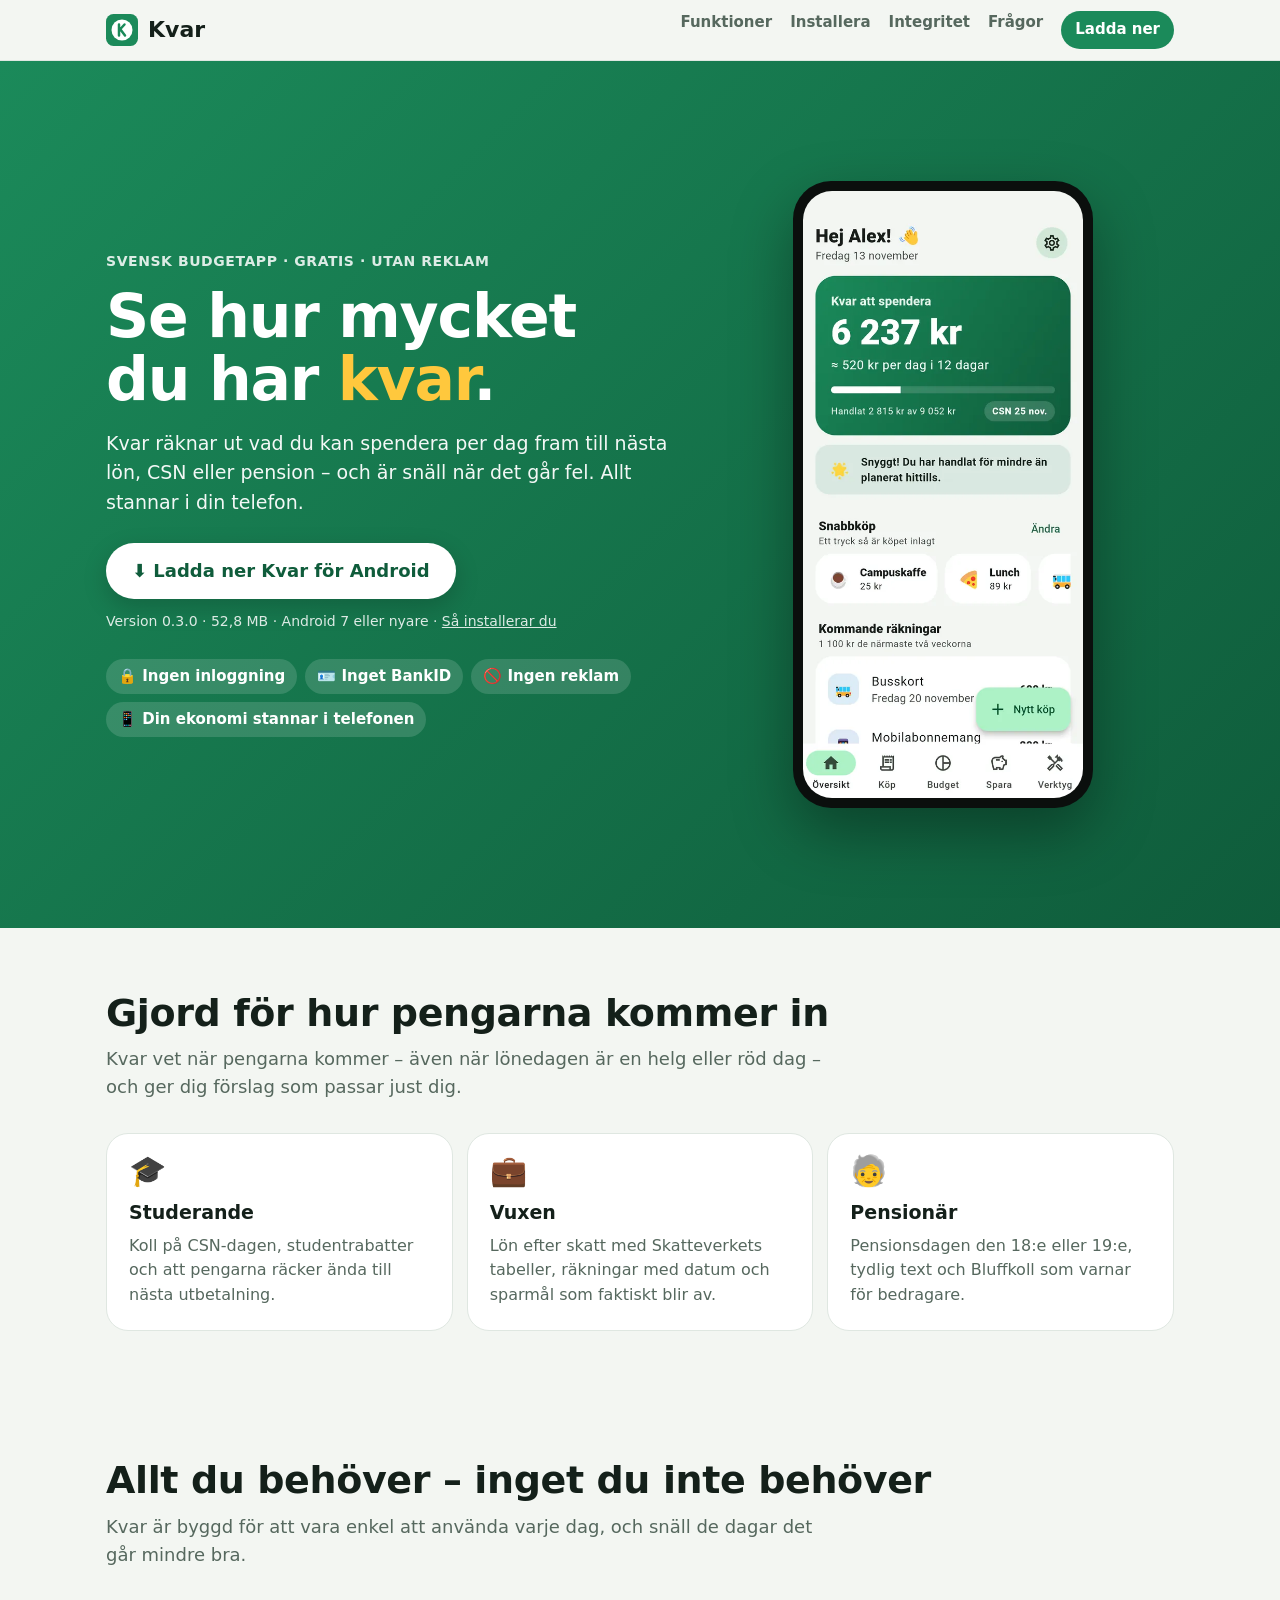
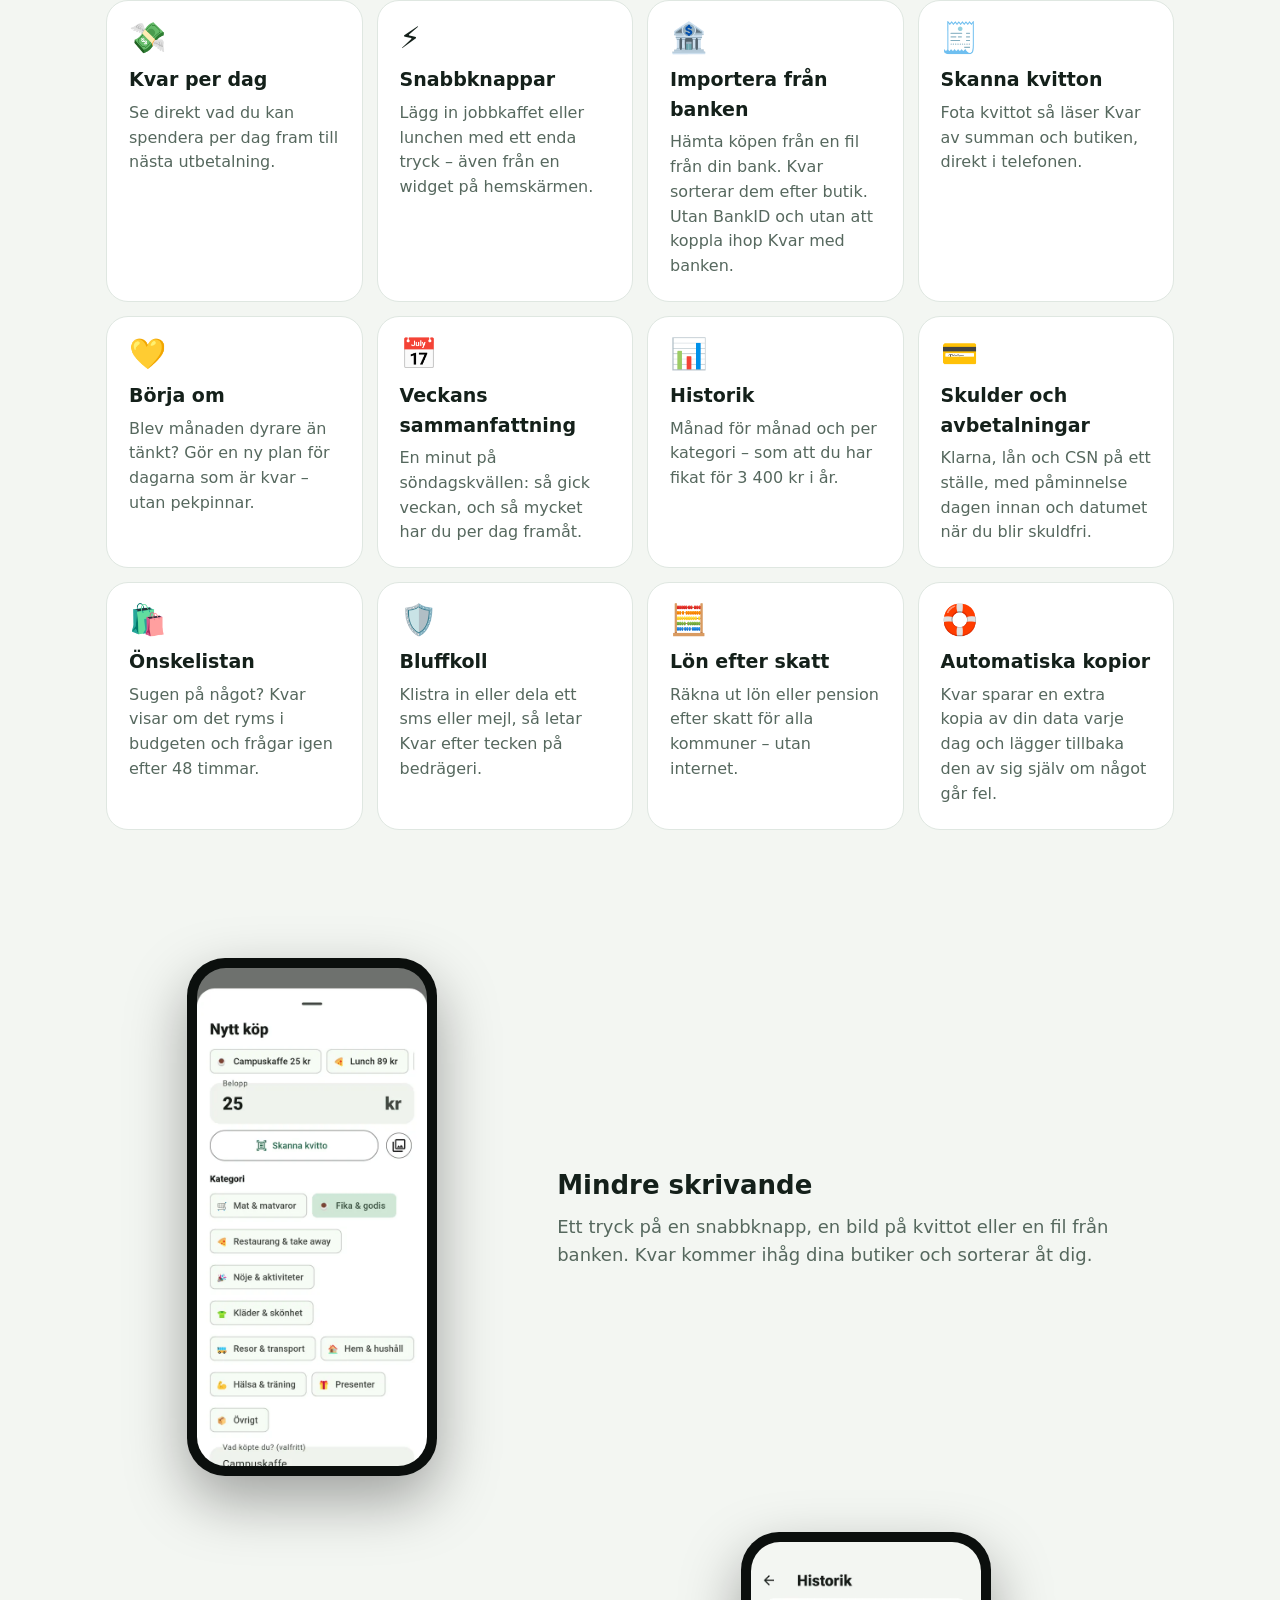
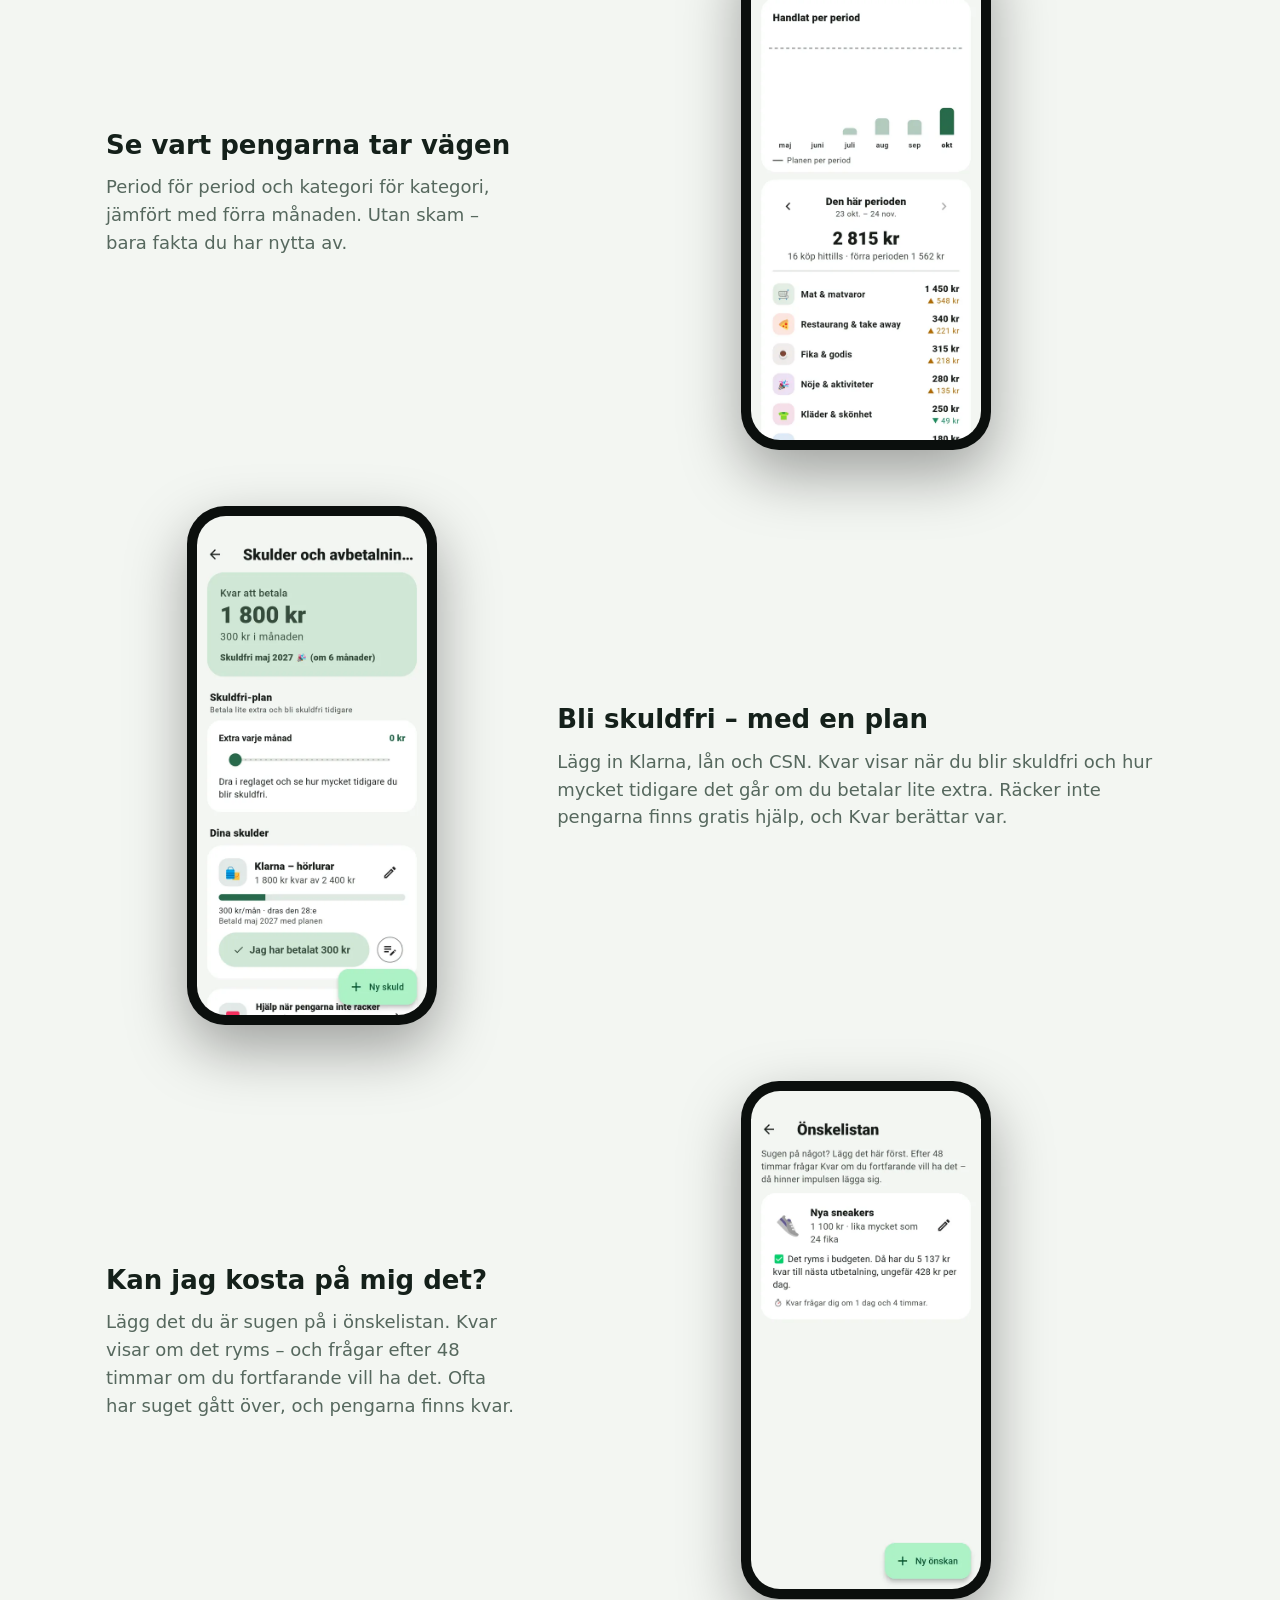
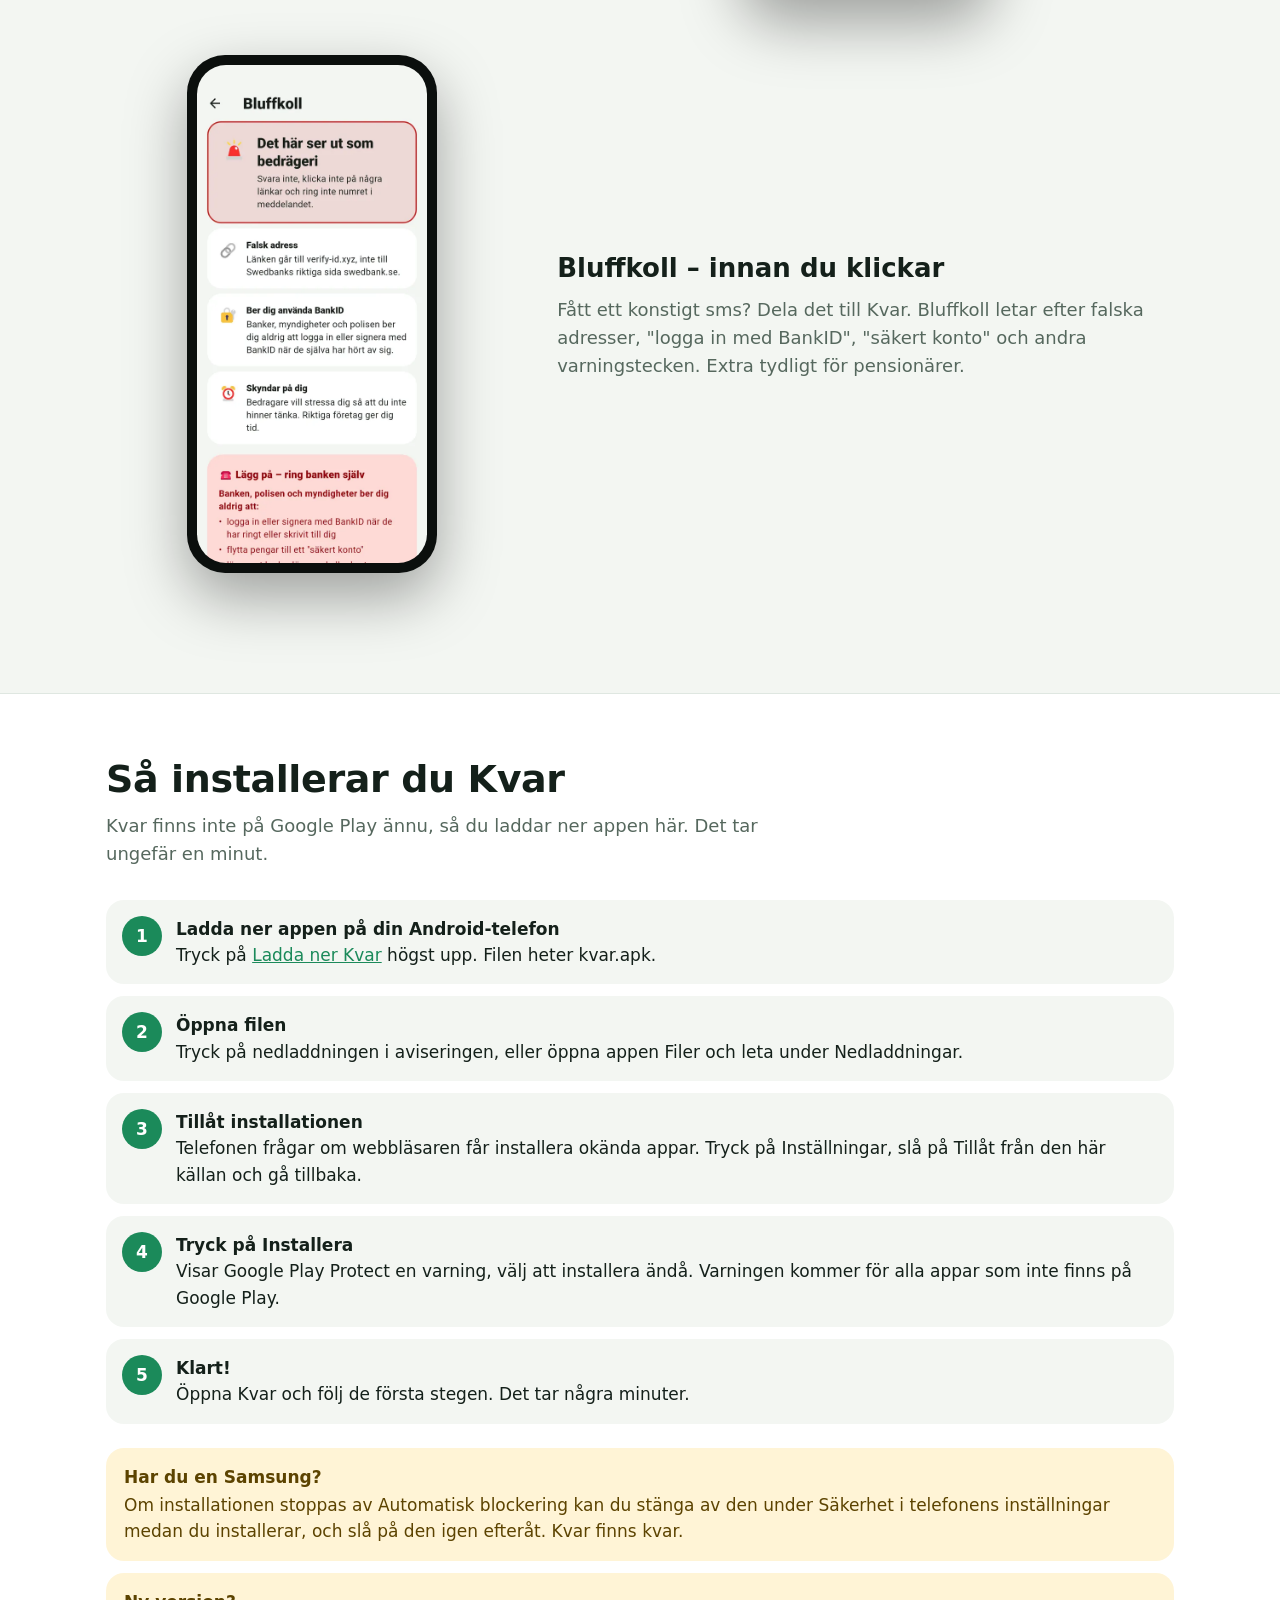
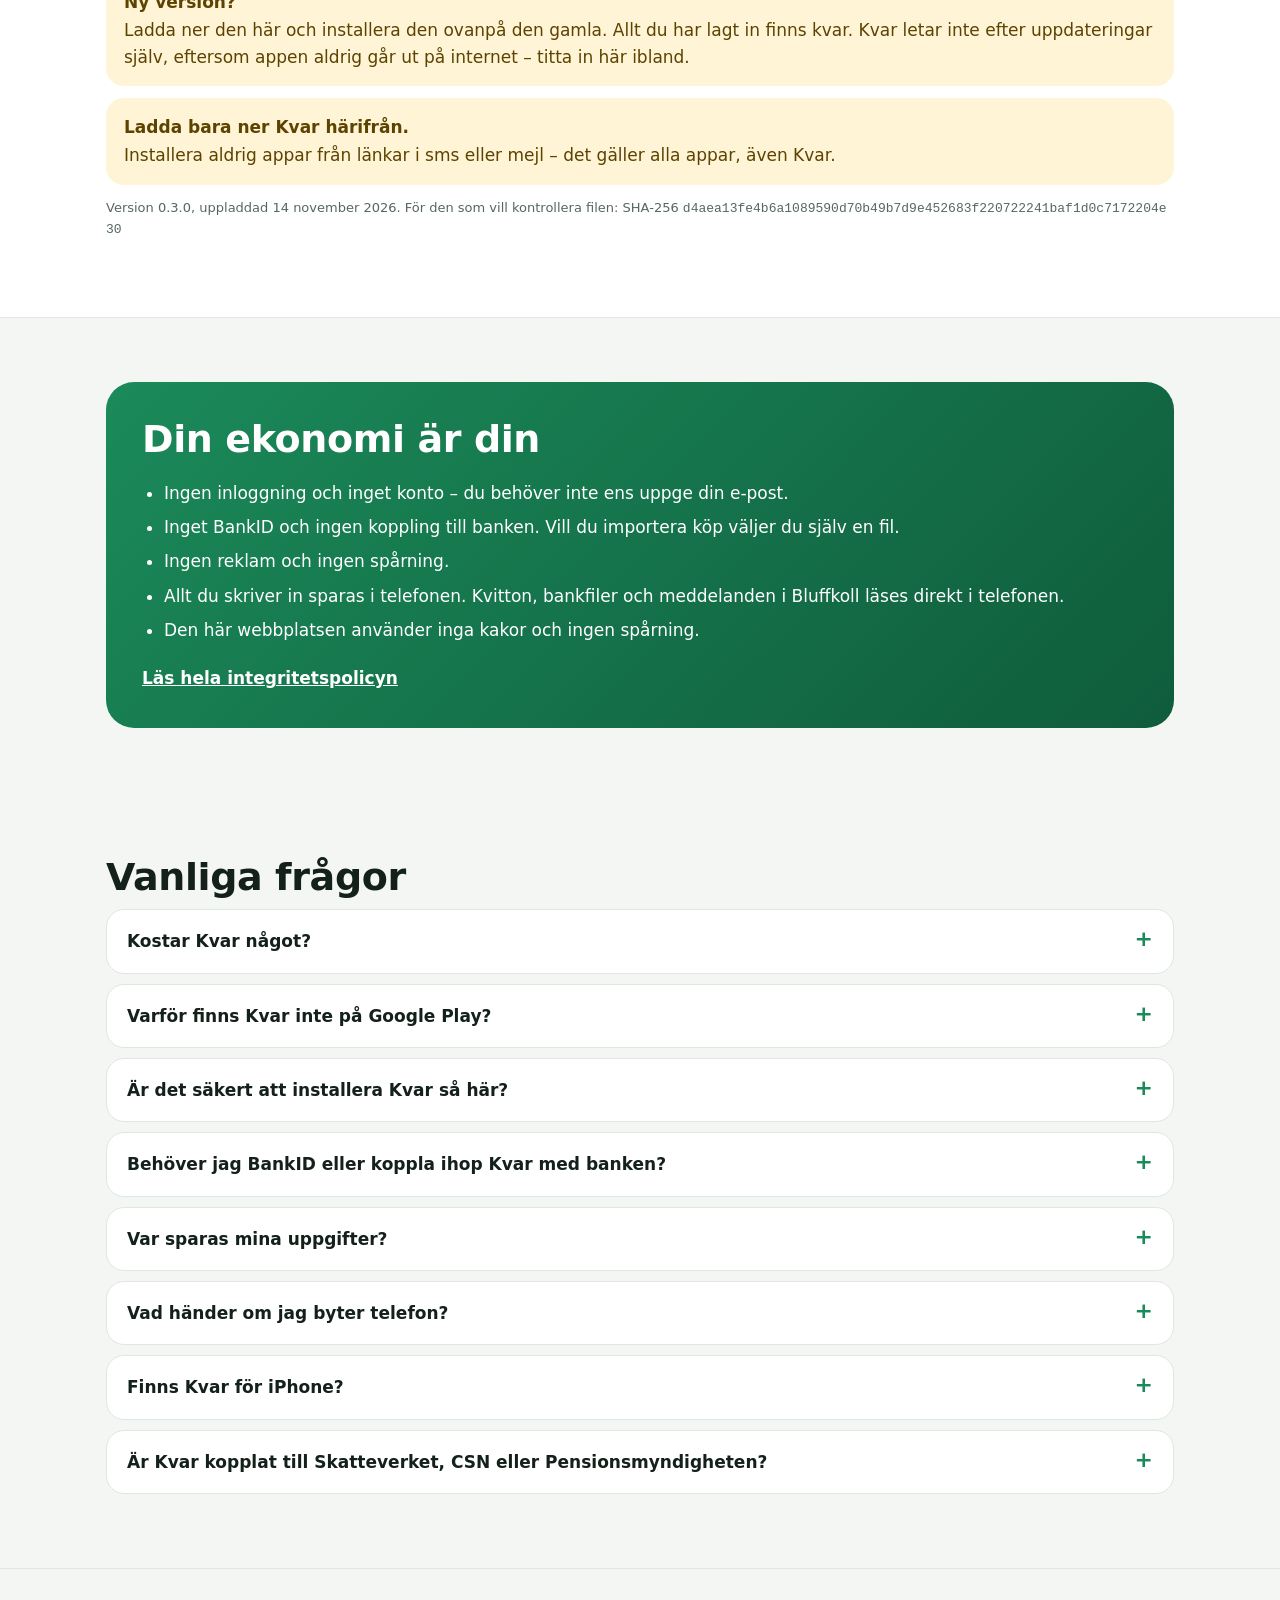
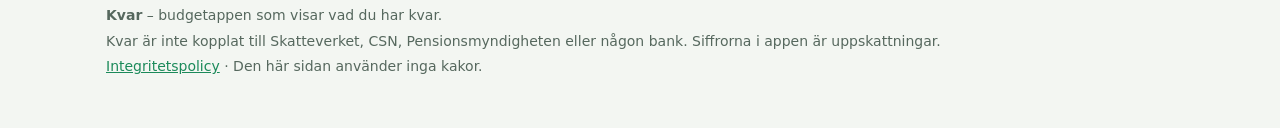
<file: index.html>
<!doctype html>
<html lang="sv">
<head>
  <meta charset="utf-8">
  <meta name="viewport" content="width=device-width, initial-scale=1">
  <title>Kvar – se hur mycket du har kvar</title>
  <meta name="description" content="Kvar är en gratis svensk budgetapp för Android, för studerande, vuxna och pensionärer. Allt stannar i telefonen: ingen inloggning, inget BankID och ingen reklam.">
  <meta name="theme-color" content="#1b8a5a">
  <meta property="og:type" content="website">
  <meta property="og:locale" content="sv_SE">
  <meta property="og:title" content="Kvar – se hur mycket du har kvar">
  <meta property="og:description" content="Gratis svensk budgetapp för Android. Ingen inloggning, inget BankID, ingen reklam – allt stannar i telefonen.">
  <meta property="og:url" content="https://kvar-app.github.io/">
  <meta property="og:image" content="https://kvar-app.github.io/og-image.png">
  <link rel="canonical" href="https://kvar-app.github.io/">
  <link rel="icon" href="favicon.svg" type="image/svg+xml">
  <link rel="stylesheet" href="style.css">
</head>
<body>
  <header class="top">
    <div class="wrap">
      <a class="brand" href="./"><img src="favicon.svg" alt="" width="32" height="32">Kvar</a>
      <nav aria-label="Meny">
        <a href="#funktioner">Funktioner</a>
        <a href="#installera">Installera</a>
        <a href="#integritet">Integritet</a>
        <a href="#fragor">Frågor</a>
        <a class="nav-cta" href="#ladda-ner">Ladda ner</a>
      </nav>
    </div>
  </header>

  <main>
    <section class="hero" id="ladda-ner">
      <div class="wrap">
        <div>
          <p class="eyebrow">Svensk budgetapp · Gratis · Utan reklam</p>
          <h1>Se hur mycket du har <span>kvar</span>.</h1>
          <p class="lead">Kvar räknar ut vad du kan spendera per dag fram till nästa lön, CSN eller pension – och är snäll när det går fel. Allt stannar i din telefon.</p>
          <!-- release:start -->
          <a class="btn btn-download" href="download/kvar.apk" download="kvar.apk">⬇ Ladda ner Kvar för Android</a>
          <p class="release-info">Version 0.3.0 · 52,8 MB · Android 7 eller nyare · <a href="#installera">Så installerar du</a></p>
          <!-- release:end -->
          <ul class="trust">
            <li>🔒 Ingen inloggning</li>
            <li>🪪 Inget BankID</li>
            <li>🚫 Ingen reklam</li>
            <li>📱 Din ekonomi stannar i telefonen</li>
          </ul>
        </div>
        <div class="hero-phone">
          <div class="phone">
            <picture>
              <source srcset="img/oversikt-dark.webp" media="(prefers-color-scheme: dark)">
              <img src="img/oversikt.webp" width="540" height="1170" alt="Kvars översikt: hur mycket som är kvar att spendera, ungefär hur mycket per dag, och snabbknappar för vanliga köp.">
            </picture>
          </div>
        </div>
      </div>
    </section>

    <section class="who">
      <div class="wrap">
        <h2>Gjord för hur pengarna kommer in</h2>
        <p class="section-lead">Kvar vet när pengarna kommer – även när lönedagen är en helg eller röd dag – och ger dig förslag som passar just dig.</p>
        <div class="cards">
          <div class="card">
            <div class="emoji">🎓</div>
            <h3>Studerande</h3>
            <p>Koll på CSN-dagen, studentrabatter och att pengarna räcker ända till nästa utbetalning.</p>
          </div>
          <div class="card">
            <div class="emoji">💼</div>
            <h3>Vuxen</h3>
            <p>Lön efter skatt med Skatteverkets tabeller, räkningar med datum och sparmål som faktiskt blir av.</p>
          </div>
          <div class="card">
            <div class="emoji">🧓</div>
            <h3>Pensionär</h3>
            <p>Pensionsdagen den 18:e eller 19:e, tydlig text och Bluffkoll som varnar för bedragare.</p>
          </div>
        </div>
      </div>
    </section>

    <section id="funktioner">
      <div class="wrap">
        <h2>Allt du behöver – inget du inte behöver</h2>
        <p class="section-lead">Kvar är byggd för att vara enkel att använda varje dag, och snäll de dagar det går mindre bra.</p>
        <div class="cards">
          <div class="card"><div class="emoji">💸</div><h3>Kvar per dag</h3><p>Se direkt vad du kan spendera per dag fram till nästa utbetalning.</p></div>
          <div class="card"><div class="emoji">⚡</div><h3>Snabbknappar</h3><p>Lägg in jobbkaffet eller lunchen med ett enda tryck – även från en widget på hemskärmen.</p></div>
          <div class="card"><div class="emoji">🏦</div><h3>Importera från banken</h3><p>Hämta köpen från en fil från din bank. Kvar sorterar dem efter butik. Utan BankID och utan att koppla ihop Kvar med banken.</p></div>
          <div class="card"><div class="emoji">🧾</div><h3>Skanna kvitton</h3><p>Fota kvittot så läser Kvar av summan och butiken, direkt i telefonen.</p></div>
          <div class="card"><div class="emoji">💛</div><h3>Börja om</h3><p>Blev månaden dyrare än tänkt? Gör en ny plan för dagarna som är kvar – utan pekpinnar.</p></div>
          <div class="card"><div class="emoji">📅</div><h3>Veckans sammanfattning</h3><p>En minut på söndagskvällen: så gick veckan, och så mycket har du per dag framåt.</p></div>
          <div class="card"><div class="emoji">📊</div><h3>Historik</h3><p>Månad för månad och per kategori – som att du har fikat för 3 400 kr i år.</p></div>
          <div class="card"><div class="emoji">💳</div><h3>Skulder och avbetalningar</h3><p>Klarna, lån och CSN på ett ställe, med påminnelse dagen innan och datumet när du blir skuldfri.</p></div>
          <div class="card"><div class="emoji">🛍️</div><h3>Önskelistan</h3><p>Sugen på något? Kvar visar om det ryms i budgeten och frågar igen efter 48 timmar.</p></div>
          <div class="card"><div class="emoji">🛡️</div><h3>Bluffkoll</h3><p>Klistra in eller dela ett sms eller mejl, så letar Kvar efter tecken på bedrägeri.</p></div>
          <div class="card"><div class="emoji">🧮</div><h3>Lön efter skatt</h3><p>Räkna ut lön eller pension efter skatt för alla kommuner – utan internet.</p></div>
          <div class="card"><div class="emoji">🛟</div><h3>Automatiska kopior</h3><p>Kvar sparar en extra kopia av din data varje dag och lägger tillbaka den av sig själv om något går fel.</p></div>
        </div>
      </div>
    </section>

    <section class="showcase">
      <div class="wrap">
        <div class="showcase-row">
          <div class="phone small">
            <picture>
              <source srcset="img/nytt-kop-dark.webp" media="(prefers-color-scheme: dark)">
              <img src="img/nytt-kop.webp" width="540" height="1170" loading="lazy" alt="Nytt köp i Kvar: snabbknappar överst, belopp, knapp för att skanna kvitto och kategorier.">
            </picture>
          </div>
          <div>
            <h3>Mindre skrivande</h3>
            <p>Ett tryck på en snabbknapp, en bild på kvittot eller en fil från banken. Kvar kommer ihåg dina butiker och sorterar åt dig.</p>
          </div>
        </div>
        <div class="showcase-row">
          <div class="phone small">
            <picture>
              <source srcset="img/historik-dark.webp" media="(prefers-color-scheme: dark)">
              <img src="img/historik.webp" width="540" height="1170" loading="lazy" alt="Historik i Kvar: stapeldiagram per period och kategorier jämförda med förra perioden.">
            </picture>
          </div>
          <div>
            <h3>Se vart pengarna tar vägen</h3>
            <p>Period för period och kategori för kategori, jämfört med förra månaden. Utan skam – bara fakta du har nytta av.</p>
          </div>
        </div>
        <div class="showcase-row">
          <div class="phone small">
            <picture>
              <source srcset="img/skulder-dark.webp" media="(prefers-color-scheme: dark)">
              <img src="img/skulder.webp" width="540" height="1170" loading="lazy" alt="Skulder i Kvar: hur mycket som är kvar att betala, när du blir skuldfri och ett reglage för att betala extra.">
            </picture>
          </div>
          <div>
            <h3>Bli skuldfri – med en plan</h3>
            <p>Lägg in Klarna, lån och CSN. Kvar visar när du blir skuldfri och hur mycket tidigare det går om du betalar lite extra. Räcker inte pengarna finns gratis hjälp, och Kvar berättar var.</p>
          </div>
        </div>
        <div class="showcase-row">
          <div class="phone small">
            <picture>
              <source srcset="img/onskelista-dark.webp" media="(prefers-color-scheme: dark)">
              <img src="img/onskelista.webp" width="540" height="1170" loading="lazy" alt="Önskelistan i Kvar: nya sneakers, om de ryms i budgeten och när Kvar frågar igen.">
            </picture>
          </div>
          <div>
            <h3>Kan jag kosta på mig det?</h3>
            <p>Lägg det du är sugen på i önskelistan. Kvar visar om det ryms – och frågar efter 48 timmar om du fortfarande vill ha det. Ofta har suget gått över, och pengarna finns kvar.</p>
          </div>
        </div>
        <div class="showcase-row">
          <div class="phone small">
            <picture>
              <source srcset="img/bluffkoll-dark.webp" media="(prefers-color-scheme: dark)">
              <img src="img/bluffkoll.webp" width="540" height="1170" loading="lazy" alt="Bluffkoll i Kvar: ett falskt sms från en bank markerat som troligt bedrägeri, med varningstecknen förklarade.">
            </picture>
          </div>
          <div>
            <h3>Bluffkoll – innan du klickar</h3>
            <p>Fått ett konstigt sms? Dela det till Kvar. Bluffkoll letar efter falska adresser, "logga in med BankID", "säkert konto" och andra varningstecken. Extra tydligt för pensionärer.</p>
          </div>
        </div>
      </div>
    </section>

    <section class="install" id="installera">
      <div class="wrap">
        <h2>Så installerar du Kvar</h2>
        <p class="section-lead">Kvar finns inte på Google Play ännu, så du laddar ner appen här. Det tar ungefär en minut.</p>
        <ol class="steps">
          <li><div><strong>Ladda ner appen på din Android-telefon</strong>Tryck på <a href="#ladda-ner">Ladda ner Kvar</a> högst upp. Filen heter kvar.apk.</div></li>
          <li><div><strong>Öppna filen</strong>Tryck på nedladdningen i aviseringen, eller öppna appen Filer och leta under Nedladdningar.</div></li>
          <li><div><strong>Tillåt installationen</strong>Telefonen frågar om webbläsaren får installera okända appar. Tryck på Inställningar, slå på Tillåt från den här källan och gå tillbaka.</div></li>
          <li><div><strong>Tryck på Installera</strong>Visar Google Play Protect en varning, välj att installera ändå. Varningen kommer för alla appar som inte finns på Google Play.</div></li>
          <li><div><strong>Klart!</strong>Öppna Kvar och följ de första stegen. Det tar några minuter.</div></li>
        </ol>
        <p class="note"><strong>Har du en Samsung?</strong>Om installationen stoppas av Automatisk blockering kan du stänga av den under Säkerhet i telefonens inställningar medan du installerar, och slå på den igen efteråt. Kvar finns kvar.</p>
        <p class="note"><strong>Ny version?</strong>Ladda ner den här och installera den ovanpå den gamla. Allt du har lagt in finns kvar. Kvar letar inte efter uppdateringar själv, eftersom appen aldrig går ut på internet – titta in här ibland.</p>
        <p class="note"><strong>Ladda bara ner Kvar härifrån.</strong>Installera aldrig appar från länkar i sms eller mejl – det gäller alla appar, även Kvar.</p>
        <!-- checksum:start -->
        <p class="checksum">Version 0.3.0, uppladdad 14 november 2026. För den som vill kontrollera filen: SHA-256 <code>d4aea13fe4b6a1089590d70b49b7d9e452683f220722241baf1d0c7172204e30</code></p>
        <!-- checksum:end -->
      </div>
    </section>

    <section id="integritet">
      <div class="wrap">
        <div class="privacy-box">
          <h2>Din ekonomi är din</h2>
          <ul>
            <li>Ingen inloggning och inget konto – du behöver inte ens uppge din e-post.</li>
            <li>Inget BankID och ingen koppling till banken. Vill du importera köp väljer du själv en fil.</li>
            <li>Ingen reklam och ingen spårning.</li>
            <li>Allt du skriver in sparas i telefonen. Kvitton, bankfiler och meddelanden i Bluffkoll läses direkt i telefonen.</li>
            <li>Den här webbplatsen använder inga kakor och ingen spårning.</li>
          </ul>
          <a href="integritet.html">Läs hela integritetspolicyn</a>
        </div>
      </div>
    </section>

    <section class="faq" id="fragor">
      <div class="wrap">
        <h2>Vanliga frågor</h2>
        <details>
          <summary>Kostar Kvar något?</summary>
          <p>Nej. Kvar är gratis och har ingen reklam.</p>
        </details>
        <details>
          <summary>Varför finns Kvar inte på Google Play?</summary>
          <p>Kvar görs utan pengar, och det kostar att lägga upp appar på Google Play. Därför laddar du ner Kvar här tills vidare – helt gratis.</p>
        </details>
        <details>
          <summary>Är det säkert att installera Kvar så här?</summary>
          <p>Ja, så länge du laddar ner Kvar från den här sidan. Telefonen varnar för alla appar som inte kommer från Google Play, men det betyder inte att något är fel. Kvar behöver ingen inloggning och kan inte se ditt bankkonto.</p>
        </details>
        <details>
          <summary>Behöver jag BankID eller koppla ihop Kvar med banken?</summary>
          <p>Nej. Du skriver in köp själv, skannar kvitton eller importerar en fil som du laddar ner från banken.</p>
        </details>
        <details>
          <summary>Var sparas mina uppgifter?</summary>
          <p>I din telefon. Kvar har ingen server och skickar inte dina uppgifter någonstans. Läs mer i <a href="integritet.html">integritetspolicyn</a>.</p>
        </details>
        <details>
          <summary>Vad händer om jag byter telefon?</summary>
          <p>Gå till Inställningar och välj Exportera under Säkerhetskopia. Skicka kopian till dig själv och importera den i Kvar på den nya telefonen.</p>
        </details>
        <details>
          <summary>Finns Kvar för iPhone?</summary>
          <p>Inte än. Kvar finns för Android just nu, och iPhone planeras längre fram.</p>
        </details>
        <details>
          <summary>Är Kvar kopplat till Skatteverket, CSN eller Pensionsmyndigheten?</summary>
          <p>Nej. Kvar använder öppna uppgifter, som Skatteverkets skattetabeller, men är inte kopplat till någon myndighet eller bank. Kolla alltid viktiga beslut med dem.</p>
        </details>
      </div>
    </section>
  </main>

  <footer>
    <div class="wrap">
      <p><strong>Kvar</strong> – budgetappen som visar vad du har kvar.</p>
      <p>Kvar är inte kopplat till Skatteverket, CSN, Pensionsmyndigheten eller någon bank. Siffrorna i appen är uppskattningar.</p>
      <p><a href="integritet.html">Integritetspolicy</a> · Den här sidan använder inga kakor.</p>
    </div>
  </footer>
</body>
</html>
</file>
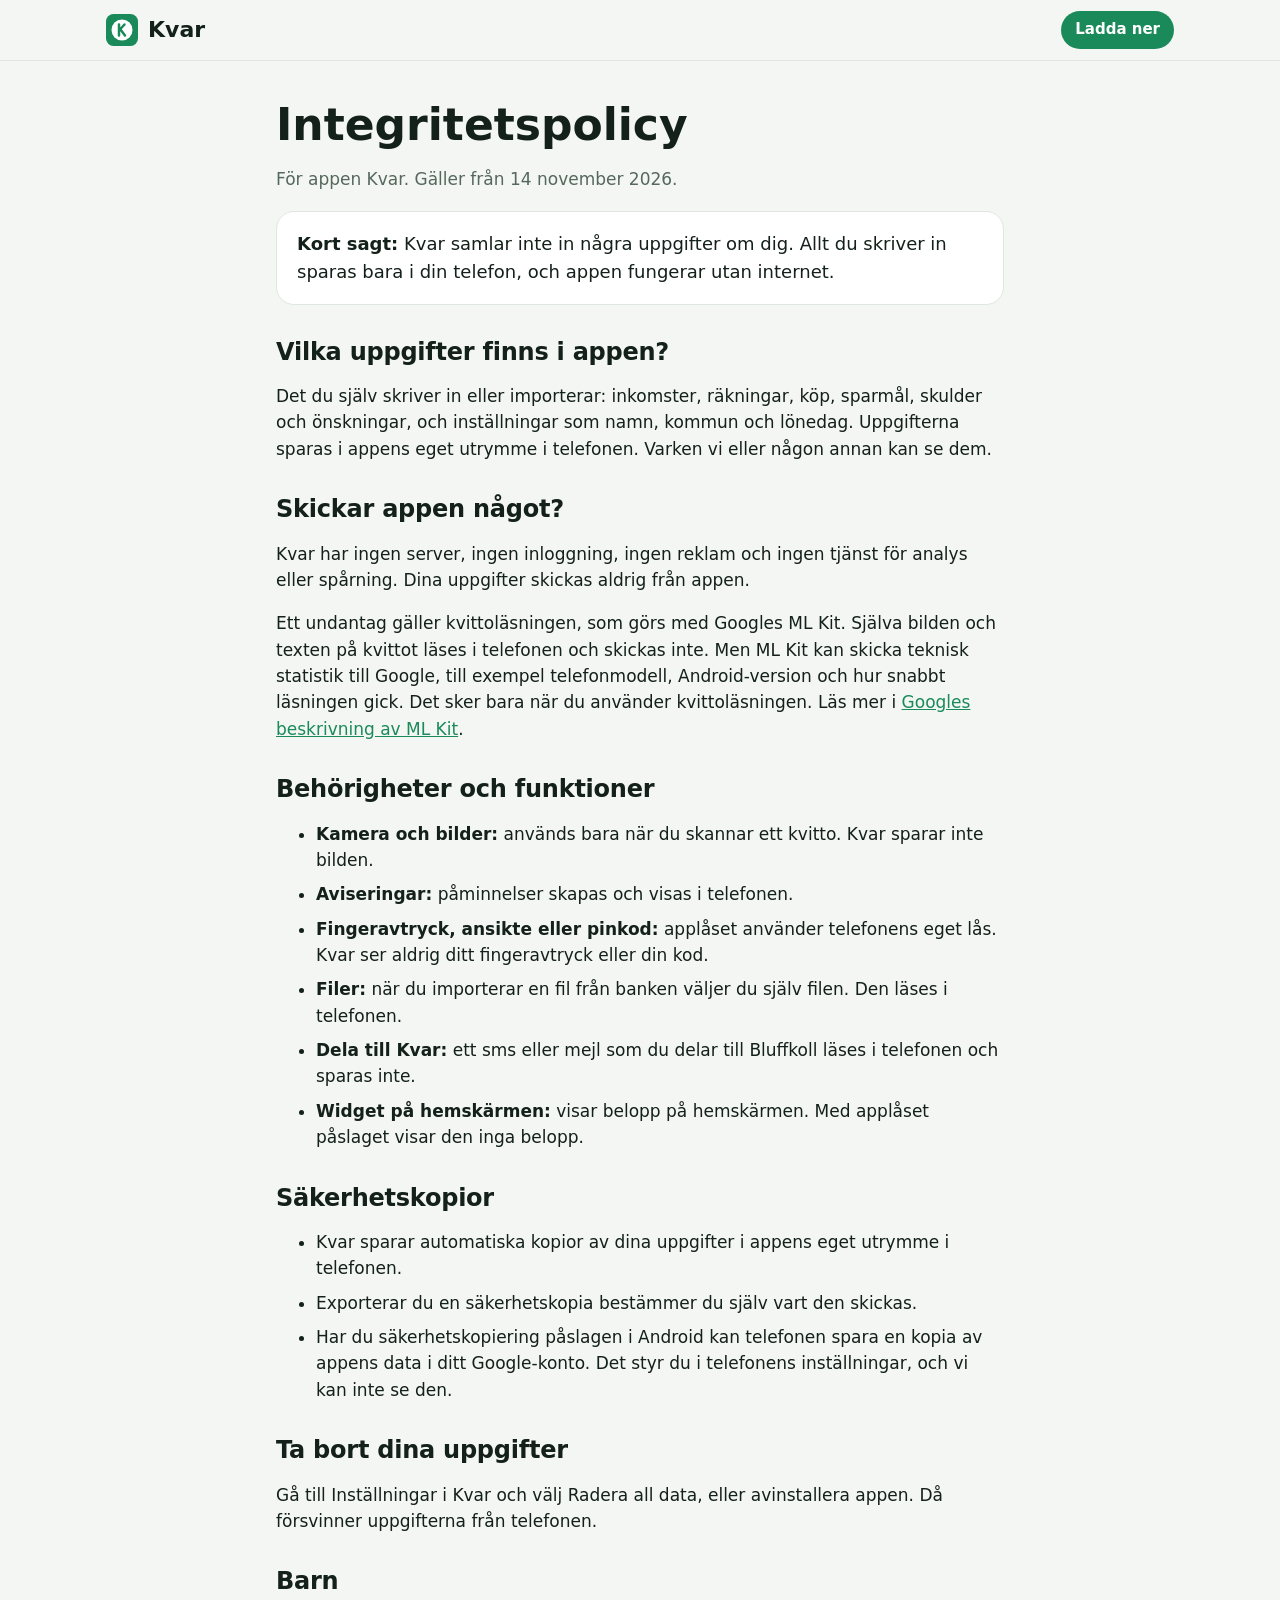
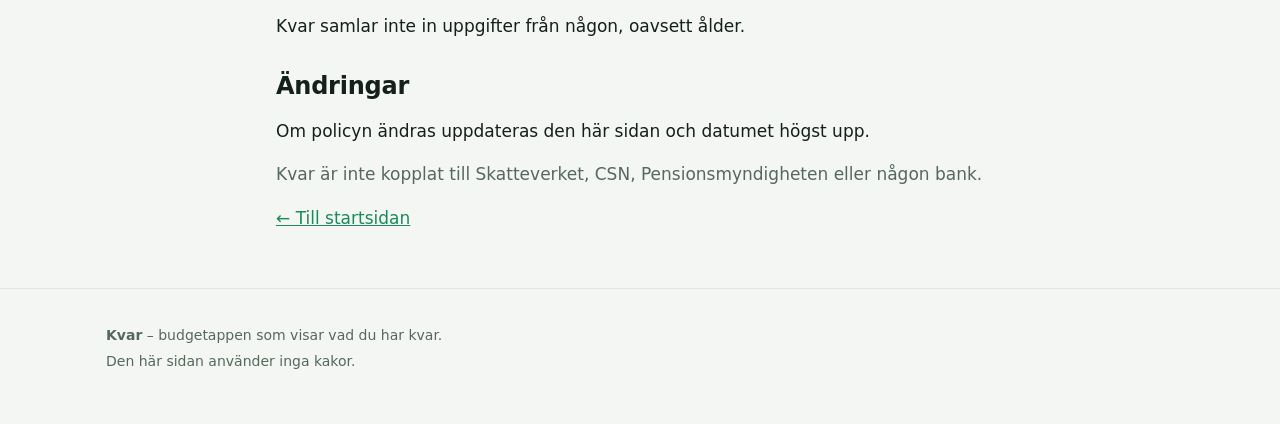
<file: integritet.html>
<!doctype html>
<html lang="sv">
<head>
  <meta charset="utf-8">
  <meta name="viewport" content="width=device-width, initial-scale=1">
  <title>Integritetspolicy – Kvar</title>
  <meta name="description" content="Så hanterar Kvar dina uppgifter: allt du skriver in sparas bara i din telefon.">
  <meta name="theme-color" content="#1b8a5a">
  <link rel="icon" href="favicon.svg" type="image/svg+xml">
  <link rel="stylesheet" href="style.css">
</head>
<body>
  <header class="top">
    <div class="wrap">
      <a class="brand" href="./"><img src="favicon.svg" alt="" width="32" height="32">Kvar</a>
      <nav aria-label="Meny">
        <a class="nav-cta" href="./#ladda-ner">Ladda ner</a>
      </nav>
    </div>
  </header>

  <main class="wrap page">
    <h1>Integritetspolicy</h1>
    <p class="muted">För appen Kvar. Gäller från 14 november 2026.</p>

    <p class="summary"><strong>Kort sagt:</strong> Kvar samlar inte in några uppgifter om dig. Allt du skriver in sparas bara i din telefon, och appen fungerar utan internet.</p>

    <h2>Vilka uppgifter finns i appen?</h2>
    <p>Det du själv skriver in eller importerar: inkomster, räkningar, köp, sparmål, skulder och önskningar, och inställningar som namn, kommun och lönedag. Uppgifterna sparas i appens eget utrymme i telefonen. Varken vi eller någon annan kan se dem.</p>

    <h2>Skickar appen något?</h2>
    <p>Kvar har ingen server, ingen inloggning, ingen reklam och ingen tjänst för analys eller spårning. Dina uppgifter skickas aldrig från appen.</p>
    <p>Ett undantag gäller kvittoläsningen, som görs med Googles ML Kit. Själva bilden och texten på kvittot läses i telefonen och skickas inte. Men ML Kit kan skicka teknisk statistik till Google, till exempel telefonmodell, Android-version och hur snabbt läsningen gick. Det sker bara när du använder kvittoläsningen. Läs mer i <a href="https://developers.google.com/ml-kit/android-data-disclosure">Googles beskrivning av ML Kit</a>.</p>

    <h2>Behörigheter och funktioner</h2>
    <ul>
      <li><strong>Kamera och bilder:</strong> används bara när du skannar ett kvitto. Kvar sparar inte bilden.</li>
      <li><strong>Aviseringar:</strong> påminnelser skapas och visas i telefonen.</li>
      <li><strong>Fingeravtryck, ansikte eller pinkod:</strong> applåset använder telefonens eget lås. Kvar ser aldrig ditt fingeravtryck eller din kod.</li>
      <li><strong>Filer:</strong> när du importerar en fil från banken väljer du själv filen. Den läses i telefonen.</li>
      <li><strong>Dela till Kvar:</strong> ett sms eller mejl som du delar till Bluffkoll läses i telefonen och sparas inte.</li>
      <li><strong>Widget på hemskärmen:</strong> visar belopp på hemskärmen. Med applåset påslaget visar den inga belopp.</li>
    </ul>

    <h2>Säkerhetskopior</h2>
    <ul>
      <li>Kvar sparar automatiska kopior av dina uppgifter i appens eget utrymme i telefonen.</li>
      <li>Exporterar du en säkerhetskopia bestämmer du själv vart den skickas.</li>
      <li>Har du säkerhetskopiering påslagen i Android kan telefonen spara en kopia av appens data i ditt Google-konto. Det styr du i telefonens inställningar, och vi kan inte se den.</li>
    </ul>

    <h2>Ta bort dina uppgifter</h2>
    <p>Gå till Inställningar i Kvar och välj Radera all data, eller avinstallera appen. Då försvinner uppgifterna från telefonen.</p>

    <h2>Barn</h2>
    <p>Kvar samlar inte in uppgifter från någon, oavsett ålder.</p>

    <h2>Ändringar</h2>
    <p>Om policyn ändras uppdateras den här sidan och datumet högst upp.</p>

    <p class="muted">Kvar är inte kopplat till Skatteverket, CSN, Pensionsmyndigheten eller någon bank.</p>
    <p><a href="./">← Till startsidan</a></p>
  </main>

  <footer>
    <div class="wrap">
      <p><strong>Kvar</strong> – budgetappen som visar vad du har kvar.</p>
      <p>Den här sidan använder inga kakor.</p>
    </div>
  </footer>
</body>
</html>
</file>
<file: style.css>
/* Kvar's website. No external fonts, scripts or trackers: everything is
   in this folder, in keeping with the app's promise. */

:root {
  --green: #1b8a5a;
  --green-dark: #0f5c3b;
  --yellow: #ffc83d;
  --bg: #f3f6f2;
  --card: #ffffff;
  --text: #14201a;
  --subtle: #56685e;
  --line: #dfe7e1;
  --accent: #1b8a5a;
  --warn-bg: #fff4d6;
  --warn-text: #5c4300;
  color-scheme: light;
}

@media (prefers-color-scheme: dark) {
  :root:not([data-theme="light"]) {
    --bg: #0e1411;
    --card: #1a221e;
    --text: #e8f0eb;
    --subtle: #a3b3aa;
    --line: #2a3530;
    --accent: #6fd6a0;
    --warn-bg: #3a2f10;
    --warn-text: #ffe2a0;
    color-scheme: dark;
  }
}

* {
  box-sizing: border-box;
}

html {
  scroll-behavior: smooth;
}

body {
  margin: 0;
  background: var(--bg);
  color: var(--text);
  font-family: system-ui, -apple-system, "Segoe UI", Roboto, "Helvetica Neue",
    Arial, sans-serif;
  font-size: 17px;
  line-height: 1.55;
  -webkit-font-smoothing: antialiased;
}

img {
  max-width: 100%;
  display: block;
}

a {
  color: var(--accent);
}

a:focus-visible,
summary:focus-visible {
  outline: 3px solid var(--yellow);
  outline-offset: 3px;
  border-radius: 6px;
}

.wrap {
  max-width: 1100px;
  margin: 0 auto;
  padding: 0 16px;
}

/* ---- Header ---- */

.top {
  position: sticky;
  top: 0;
  z-index: 10;
  background: color-mix(in srgb, var(--bg) 88%, transparent);
  backdrop-filter: blur(10px);
  border-bottom: 1px solid var(--line);
}

.top .wrap {
  display: flex;
  align-items: center;
  gap: 16px;
  height: 60px;
}

.brand {
  display: flex;
  align-items: center;
  gap: 10px;
  font-weight: 900;
  font-size: 22px;
  color: var(--text);
  text-decoration: none;
}

.top nav {
  margin-left: auto;
  display: flex;
  gap: 18px;
}

.top nav a {
  color: var(--subtle);
  text-decoration: none;
  font-weight: 600;
  font-size: 15px;
}

.top nav a:hover {
  color: var(--text);
}

@media (max-width: 640px) {
  .top nav a:not(.nav-cta) {
    display: none;
  }
}

.nav-cta {
  background: var(--green);
  color: #fff !important;
  padding: 7px 14px;
  border-radius: 999px;
}

/* ---- Buttons ---- */

.btn {
  display: inline-flex;
  align-items: center;
  justify-content: center;
  gap: 10px;
  min-height: 56px;
  padding: 0 26px;
  border-radius: 999px;
  font-weight: 800;
  font-size: 18px;
  text-decoration: none;
}

.btn-download {
  background: #fff;
  color: var(--green-dark);
  box-shadow: 0 8px 24px rgba(0, 0, 0, 0.18);
}

.btn-download:hover {
  transform: translateY(-1px);
}

.btn-green {
  background: var(--green);
  color: #fff;
}

/* ---- Hero ---- */

.hero {
  background: linear-gradient(135deg, var(--green) 0%, var(--green-dark) 100%);
  color: #fff;
  overflow: hidden;
}

.hero .wrap {
  display: grid;
  grid-template-columns: 1.1fr 0.9fr;
  gap: 40px;
  align-items: center;
  padding-top: 56px;
  padding-bottom: 56px;
}

.eyebrow {
  margin: 0 0 12px;
  font-weight: 700;
  font-size: 14px;
  letter-spacing: 0.04em;
  text-transform: uppercase;
  opacity: 0.85;
}

.hero h1 {
  margin: 0;
  font-size: clamp(38px, 6vw, 60px);
  line-height: 1.05;
  font-weight: 900;
  letter-spacing: -0.02em;
}

.hero h1 span {
  color: var(--yellow);
}

.lead {
  margin: 18px 0 26px;
  font-size: 19px;
  max-width: 34em;
  opacity: 0.95;
}

.release-info {
  margin: 12px 0 0;
  font-size: 14px;
  opacity: 0.85;
}

.release-info a {
  color: #fff;
}

.trust {
  list-style: none;
  padding: 0;
  margin: 26px 0 0;
  display: flex;
  flex-wrap: wrap;
  gap: 8px;
}

.trust li {
  background: rgba(255, 255, 255, 0.14);
  padding: 6px 12px;
  border-radius: 999px;
  font-size: 15px;
  font-weight: 600;
}

.hero-phone {
  display: flex;
  justify-content: center;
}

@media (max-width: 820px) {
  .hero .wrap {
    grid-template-columns: 1fr;
    padding-top: 36px;
    gap: 32px;
  }
}

/* ---- Phone frame ---- */

.phone {
  width: min(300px, 78vw);
  border-radius: 38px;
  padding: 10px;
  background: #0b0f0d;
  box-shadow: 0 24px 60px rgba(0, 0, 0, 0.35);
}

.phone img {
  width: 100%;
  height: auto;
  border-radius: 29px;
}

.phone.small {
  width: min(250px, 70vw);
}

/* ---- Sections ---- */

section {
  padding: 64px 0;
}

h2 {
  margin: 0 0 10px;
  font-size: clamp(28px, 4vw, 38px);
  line-height: 1.15;
  font-weight: 900;
  letter-spacing: -0.01em;
}

.section-lead {
  margin: 0 0 32px;
  color: var(--subtle);
  font-size: 18px;
  max-width: 40em;
}

.cards {
  display: grid;
  grid-template-columns: repeat(auto-fit, minmax(240px, 1fr));
  gap: 14px;
}

.card {
  background: var(--card);
  border-radius: 22px;
  padding: 22px;
  border: 1px solid var(--line);
}

.card .emoji {
  font-size: 30px;
  line-height: 1;
}

.card h3 {
  margin: 12px 0 6px;
  font-size: 19px;
  font-weight: 800;
}

.card p {
  margin: 0;
  color: var(--subtle);
  font-size: 16px;
}

.who .card {
  text-align: left;
}

/* ---- Showcase ---- */

.showcase-row {
  display: grid;
  grid-template-columns: 0.8fr 1.2fr;
  gap: 40px;
  align-items: center;
  margin-bottom: 56px;
}

.showcase-row:nth-child(even) .phone {
  order: 2;
}

.showcase-row h3 {
  margin: 0 0 8px;
  font-size: 26px;
  font-weight: 900;
}

.showcase-row p {
  margin: 0;
  color: var(--subtle);
  font-size: 18px;
}

.showcase-row .phone {
  justify-self: center;
}

@media (max-width: 820px) {
  .showcase-row {
    grid-template-columns: 1fr;
    gap: 22px;
  }

  .showcase-row:nth-child(even) .phone {
    order: 0;
  }
}

/* ---- Install ---- */

.install {
  background: var(--card);
  border-top: 1px solid var(--line);
  border-bottom: 1px solid var(--line);
}

.steps {
  list-style: none;
  counter-reset: step;
  padding: 0;
  margin: 0 0 24px;
  display: grid;
  gap: 12px;
}

.steps li {
  counter-increment: step;
  display: grid;
  grid-template-columns: 40px 1fr;
  gap: 14px;
  align-items: start;
  background: var(--bg);
  border-radius: 18px;
  padding: 16px;
}

.steps li::before {
  content: counter(step);
  display: grid;
  place-items: center;
  width: 40px;
  height: 40px;
  border-radius: 50%;
  background: var(--green);
  color: #fff;
  font-weight: 900;
}

.steps strong {
  display: block;
}

.note {
  background: var(--warn-bg);
  color: var(--warn-text);
  border-radius: 18px;
  padding: 16px 18px;
  margin: 0 0 12px;
}

.note strong {
  display: block;
  margin-bottom: 2px;
}

.checksum {
  font-size: 13px;
  color: var(--subtle);
  word-break: break-all;
}

.checksum code {
  font-family: ui-monospace, Consolas, monospace;
}

/* ---- Privacy ---- */

.privacy-box {
  background: linear-gradient(135deg, var(--green) 0%, var(--green-dark) 100%);
  color: #fff;
  border-radius: 28px;
  padding: 36px;
}

.privacy-box h2 {
  color: #fff;
}

.privacy-box ul {
  margin: 18px 0 22px;
  padding-left: 22px;
}

.privacy-box li {
  margin-bottom: 8px;
}

.privacy-box a {
  color: #fff;
  font-weight: 700;
}

/* ---- FAQ ---- */

.faq details {
  background: var(--card);
  border: 1px solid var(--line);
  border-radius: 18px;
  padding: 0 20px;
  margin-bottom: 10px;
}

.faq summary {
  cursor: pointer;
  font-weight: 800;
  padding: 18px 0;
  list-style: none;
}

.faq summary::-webkit-details-marker {
  display: none;
}

.faq summary::after {
  content: "+";
  float: right;
  font-size: 22px;
  line-height: 1;
  color: var(--accent);
}

.faq details[open] summary::after {
  content: "–";
}

.faq details p {
  margin: 0 0 18px;
  color: var(--subtle);
}

/* ---- Footer ---- */

footer {
  border-top: 1px solid var(--line);
  padding: 32px 0 48px;
  color: var(--subtle);
  font-size: 14px;
}

footer p {
  margin: 4px 0;
}

/* ---- Text pages (privacy policy) ---- */

.page {
  max-width: 760px;
  padding-top: 40px;
  padding-bottom: 40px;
}

.page h1 {
  font-size: clamp(32px, 5vw, 44px);
  line-height: 1.1;
  margin: 0 0 6px;
}

.page h2 {
  font-size: 24px;
  margin-top: 34px;
}

.page .summary {
  background: var(--card);
  border: 1px solid var(--line);
  border-radius: 18px;
  padding: 18px 20px;
  font-size: 18px;
}

.page li {
  margin-bottom: 8px;
}

.muted {
  color: var(--subtle);
}
</file>
